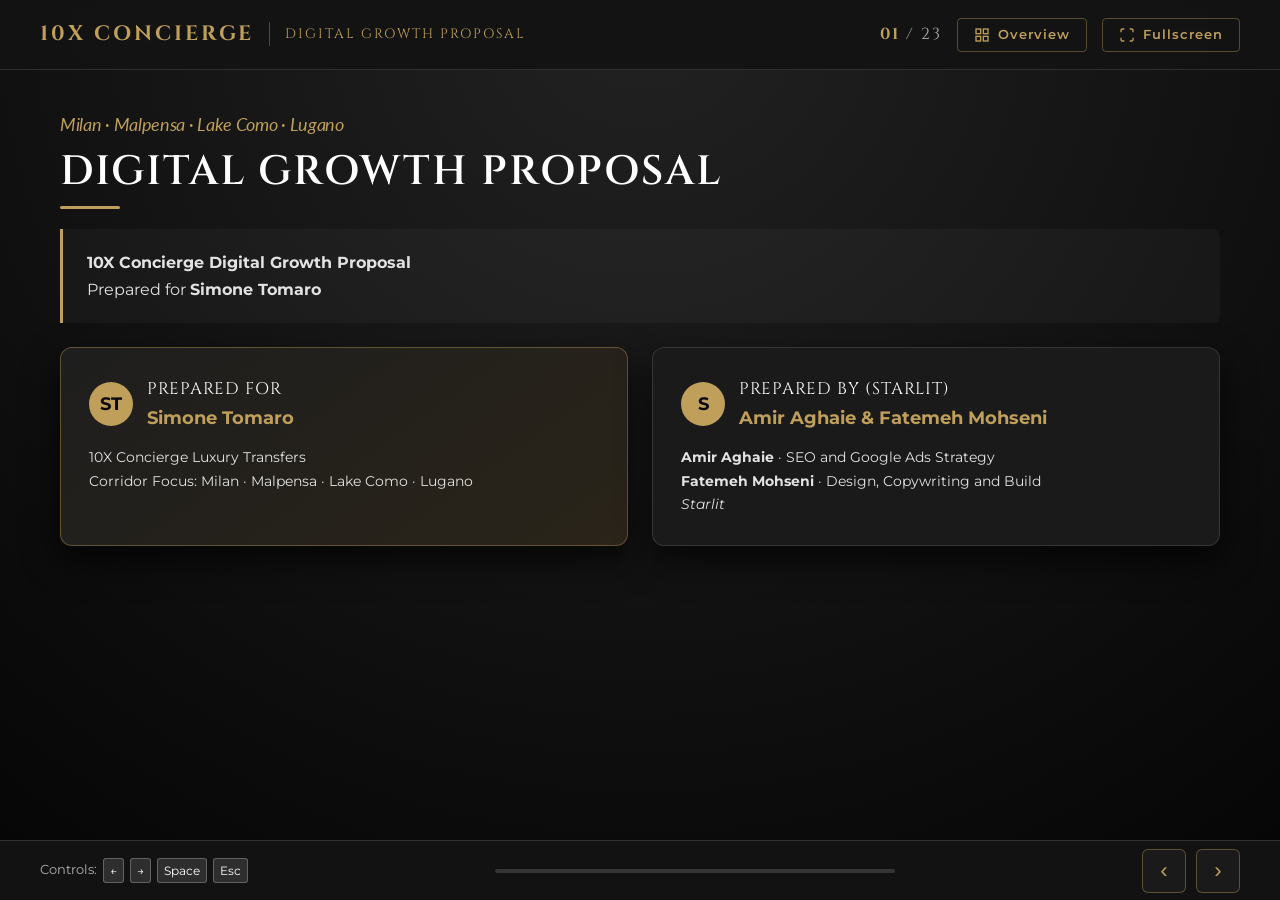
<file: index.html>
<!DOCTYPE html>
<html lang="en">
<head>
  <meta charset="UTF-8">
  <meta name="viewport" content="width=device-width, initial-scale=1.0">
  <title>Digital Growth Proposal · 10X Concierge</title>
  <meta name="description" content="Full Digital Growth Proposal Presentation for 10X Concierge prepared for Simone Tomaro by Amir Aghaie and Fatemeh Mohseni (Starlit)">
  <link rel="stylesheet" href="theme.css">
</head>
<body>
  <div id="app">
    <!-- Top Header -->
    <header class="pres-header">
      <div class="brand-wrapper">
        <a href="#slide-1" class="brand-logo-text" title="Click to reset to Cover Slide">10X CONCIERGE</a>
        <div class="brand-divider"></div>
        <div class="presentation-title-nav">Digital Growth Proposal</div>
      </div>
      <div class="header-controls">
        <div class="slide-counter">
          <span class="current" id="current-slide-num">01</span> / <span id="total-slide-num">23</span>
        </div>
        <button class="btn-icon" id="btn-overview" title="Toggle Slide Overview Grid (Press O or Esc)">
          <svg class="animated-icon float-icon" width="16" height="16" viewBox="0 0 24 24" fill="none" stroke="currentColor" stroke-width="2"><rect x="3" y="3" width="7" height="7"></rect><rect x="14" y="3" width="7" height="7"></rect><rect x="14" y="14" width="7" height="7"></rect><rect x="3" y="14" width="7" height="7"></rect></svg>
          <span>Overview</span>
        </button>
        <button class="btn-icon" id="btn-fullscreen" title="Toggle Fullscreen (Press F)">
          <svg class="animated-icon float-icon" width="16" height="16" viewBox="0 0 24 24" fill="none" stroke="currentColor" stroke-width="2"><path d="M8 3H5a2 2 0 0 0-2 2v3m18 0V5a2 2 0 0 0-2-2h-3m0 18h3a2 2 0 0 0 2-2v-3M3 16v3a2 2 0 0 0 2 2h3"></path></svg>
          <span>Fullscreen</span>
        </button>
      </div>
    </header>

    <!-- Main Viewport for Slides -->
    <main class="slides-viewport">

      <!-- SLIDE 01: Cover Slide -->
      <section class="slide active" id="slide-1">
        <span class="tag-subtitle">Milan · Malpensa · Lake Como · Lugano</span>
        <h1 class="slide-title-main">DIGITAL GROWTH PROPOSAL</h1>
        <div class="text-block">
          <strong>10X Concierge Digital Growth Proposal</strong><br>
          Prepared for <strong>Simone Tomaro</strong>
        </div>

        <div class="grid-2">
          <div class="card-luxury accent-gold">
            <div class="card-header">
              <div class="card-icon-circle animated-icon float-icon">ST</div>
              <div>
                <div class="card-title">PREPARED FOR</div>
                <div class="text-gold text-bold" style="font-size: 1.15rem;">Simone Tomaro</div>
              </div>
            </div>
            <p class="card-text">
              10X Concierge Luxury Transfers<br>
              Corridor Focus: Milan · Malpensa · Lake Como · Lugano
            </p>
          </div>

          <div class="card-luxury">
            <div class="card-header">
              <div class="card-icon-circle animated-icon float-icon">S</div>
              <div>
                <div class="card-title">PREPARED BY (STARLIT)</div>
                <div class="text-gold text-bold" style="font-size: 1.15rem;">Amir Aghaie & Fatemeh Mohseni</div>
              </div>
            </div>
            <p class="card-text">
              <strong>Amir Aghaie</strong> · SEO and Google Ads Strategy<br>
              <strong>Fatemeh Mohseni</strong> · Design, Copywriting and Build<br>
              <em>Starlit</em>
            </p>
          </div>
        </div>
      </section>

      <!-- SLIDE 02: Section 1. What this covers - Part 1 -->
      <section class="slide" id="slide-2">
        <span class="tag-subtitle">Section 1</span>
        <h2 class="slide-title-main">1. WHAT THIS COVERS · OVERVIEW</h2>
        
        <div class="full-quote-box">
          <p class="card-text" style="font-size: 1.08rem; line-height: 1.7; margin-bottom: 12px;">
            Simone, following our call, this sets out how we'd take 10X Concierge from where the site is today to a site that actually produces booking requests, how we work, and what it costs.
          </p>
          <p class="card-text" style="font-size: 1.05rem; line-height: 1.7;">
            It covers two connected pieces of work, handled by the two of us together, <strong>Amir Aghaie</strong> on SEO and Google Ads, and <strong>Fatemeh Mohseni</strong> on design, copywriting and build:
          </p>
        </div>

        <div class="grid-2">
          <div class="card-luxury">
            <div class="card-title text-gold" style="margin-bottom: 10px;">SEO, CONTENT AND GOOGLE ADS</div>
            <p class="card-text">
              So the right people find you and that traffic turns into bookings. Handled by Amir Aghaie.
            </p>
          </div>

          <div class="card-luxury">
            <div class="card-title text-gold" style="margin-bottom: 10px;">DESIGN AND BUILD</div>
            <p class="card-text">
              Starting with the homepage and then rolling out across the site, so the whole site matches the quality of the landing page already live. Handled by Fatemeh Mohseni.
            </p>
          </div>
        </div>
      </section>

      <!-- SLIDE 03: Section 1. What this covers - Part 2 -->
      <section class="slide" id="slide-3">
        <span class="tag-subtitle">Section 1 (Continued)</span>
        <h2 class="slide-title-main">1. WHAT THIS COVERS · STRATEGIC ANCHOR</h2>
        
        <div class="text-block" style="font-size: 1.1rem; margin-bottom: 24px;">
          They run as one system on a single monthly plan, because separating them is exactly what stops most sites from converting.
        </div>

        <div class="card-luxury accent-gold">
          <div class="card-title text-gold" style="font-size: 1.3rem; margin-bottom: 12px;">
            <svg class="animated-icon float-icon" width="22" height="22" viewBox="0 0 24 24" fill="none" stroke="#BF9F5A" stroke-width="2"><path d="M21 10c0 7-9 13-9 13s-9-6-9-13a9 9 0 0 1 18 0z"></path><circle cx="12" cy="10" r="3"></circle></svg>
            Strategic Anchor: Como as the Centre of Gravity
          </div>
          <p class="card-text" style="font-size: 1.1rem; line-height: 1.75;">
            One thing anchors the whole strategy: <strong>we start by making Como the centre of gravity.</strong> The first priority is owning two routes, <strong>Milan to Como</strong> and <strong>Como to Lugano</strong> across into Switzerland. We build strength there first, then extend outward to the other destinations from that base. Every page, every keyword and every campaign in the early months serves that focus.
          </p>
        </div>
      </section>

      <!-- SLIDE 04: Section 2. Where the site is now - Audit Overview -->
      <section class="slide" id="slide-4">
        <span class="tag-subtitle">Section 2</span>
        <h2 class="slide-title-main">2. WHERE THE SITE IS NOW · AUDIT OVERVIEW</h2>
        
        <div class="text-block">
          Before writing this we ran a full audit of 10xconcierge.com: search visibility, technical health, backlink profile, page structure and speed. Everything below is measured, not guessed, and every recommendation in this document comes from these findings.
        </div>

        <div class="card-luxury accent-gold" style="margin-bottom: 24px;">
          <div class="card-title text-gold" style="font-size: 1.3rem; margin-bottom: 10px;">The Headline Gap</div>
          <p class="card-text" style="font-size: 1.15rem; line-height: 1.7;">
            The headline: the site currently has <strong style="color: #FF7777;">192 pages carrying 914 technical issues</strong> between them. That's the gap in one line. A site this size should be an asset. Right now the volume of pages and problems is working against you, not for you, and the rest of this section is where those 914 issues come from.
          </p>
        </div>

        <div class="card-luxury">
          <div class="card-title text-gold" style="margin-bottom: 10px;">Your site is effectively invisible in search</div>
          <p class="card-text">
            • Your domain authority score is <strong>2 out of 100</strong>.<br>
            • The site currently ranks in the top 30 positions for <strong>zero keywords</strong>.<br>
            • The handful of terms it does appear for sit between positions 31 and 100, which is page four and beyond, where almost nobody looks.<br>
            • Worse, those terms are the wrong ones. The site's best rankings are for "aircraft concierge service" at position 98 and "private jet concierge" at position 77. <strong>100 percent of the keywords you rank for are informational, not booking intent.</strong> Nothing you rank for is a term someone types when they're ready to book a transfer.
          </p>
        </div>
      </section>

      <!-- SLIDE 05: Section 2. Where the site is now - Homepage Signals -->
      <section class="slide" id="slide-5">
        <span class="tag-subtitle">Section 2 (Continued)</span>
        <h2 class="slide-title-main">2. HOMEPAGE TECHNICAL DIAGNOSTICS</h2>
        
        <div class="card-title text-gold" style="margin-bottom: 14px; font-family: var(--font-heading);">The homepage is not telling Google what you do</div>

        <div class="grid-2">
          <div class="card-luxury">
            <div class="card-title" style="margin-bottom: 10px;">Title Tag Signal</div>
            <p class="card-text">
              Your homepage title tag reads <code>Home - 10X CONCIERGE</code>. Twenty characters, and not one of them is a service or a location. This is the single strongest signal Google reads, and right now it says nothing about private chauffeur transfers in Milan, Malpensa, Como or Lugano.
            </p>
          </div>

          <div class="card-luxury">
            <div class="card-title" style="margin-bottom: 10px;">Meta Description Signal</div>
            <p class="card-text">
              Your meta description is <strong>6,691 characters long</strong>. It should be between 120 and 160. What's there now is the entire page text dumped into the field, including customer review quotes. Google won't use it, so your search result shows a truncated fragment instead of a reason to click.
            </p>
          </div>
        </div>

        <div class="grid-2">
          <div class="card-luxury">
            <div class="card-title" style="margin-bottom: 10px;">Word Count Signal</div>
            <p class="card-text">
              Meanwhile the homepage itself has a <strong>word count of 278</strong>, which search engines classify as thin content. So the description is 24 times too long and the page itself is too short. Both are fixable in the rebuild.
            </p>
          </div>

          <div class="card-luxury">
            <div class="card-title" style="margin-bottom: 10px;">H1 Tag Signal</div>
            <p class="card-text">
              The page also carries <strong>more than one H1 tag</strong>, which splits the signal about what the page is even about.
            </p>
          </div>
        </div>
      </section>

      <!-- SLIDE 06: Section 2. Content Dilution & Duplication -->
      <section class="slide" id="slide-6">
        <span class="tag-subtitle">Section 2 (Continued)</span>
        <h2 class="slide-title-main">2. CONTENT DILUTION & DUPLICATION</h2>

        <div class="grid-2">
          <div class="card-luxury">
            <div class="card-title text-gold" style="margin-bottom: 10px;">The content is pulling in the wrong direction</div>
            <p class="card-text" style="font-size: 1.02rem; line-height: 1.7;">
              A large share of those 192 pages don't earn their place. Your blog runs to pages on Mykonos villa experiences and the best Italian cities for food. Interesting content, but it tells Google that 10X Concierge is a general travel site, not the authority on luxury transfers in your corridor.
              <br><br>
              That's exactly the topical dilution described in the next section, and it's why page count without focus hurts you.
            </p>
          </div>

          <div class="card-luxury accent-gold">
            <div class="card-title text-gold" style="margin-bottom: 10px;">Duplicate URL Indexing</div>
            <p class="card-text" style="font-size: 1.02rem; line-height: 1.7;">
              Several pages are also indexed twice, once with a trailing slash and once without, which splits the ranking strength of the same page across two URLs.
            </p>
          </div>
        </div>
      </section>

      <!-- SLIDE 07: Section 2. Site Speed Table -->
      <section class="slide" id="slide-7">
        <span class="tag-subtitle">Section 2 (Continued)</span>
        <h2 class="slide-title-main">2. SITE SPEED & PERFORMANCE METRICS</h2>
        
        <div class="card-title text-gold" style="margin-bottom: 14px; font-family: var(--font-heading);">The site is slow enough to be losing you clients</div>

        <div class="table-luxury-wrapper">
          <table class="table-luxury">
            <thead>
              <tr>
                <th>Measurement</th>
                <th>Your Site</th>
                <th>Should Be</th>
                <th>Diagnostic Status</th>
              </tr>
            </thead>
            <tbody>
              <tr>
                <td class="text-bold">Server response</td>
                <td>1.596s</td>
                <td>under 0.5s</td>
                <td><span class="badge-alert">Over 3x Slow</span></td>
              </tr>
              <tr>
                <td class="text-bold">Page content loaded</td>
                <td>5.0s</td>
                <td>under 2.5s</td>
                <td><span class="badge-alert">2x Target Delay</span></td>
              </tr>
              <tr>
                <td class="text-bold">All scripts complete</td>
                <td class="text-gold text-bold">19.0s</td>
                <td>under 5s</td>
                <td><span class="badge-alert">Critical Lag</span></td>
              </tr>
              <tr>
                <td class="text-bold">Page size</td>
                <td>5.48 MB</td>
                <td>under 2 MB</td>
                <td><span class="badge-alert">Heavy Asset Load</span></td>
              </tr>
            </tbody>
          </table>
        </div>

        <div class="text-block">
          The page loads <strong>158 separate objects</strong>, including 61 JavaScript files and 40 CSS files. JavaScript alone is 1.63 MB and images are 2.99 MB. The audit also reports JavaScript errors during load.
        </div>
      </section>

      <!-- SLIDE 08: Section 2. Analytics Conflict & Server -->
      <section class="slide" id="slide-8">
        <span class="tag-subtitle">Section 2 (Continued)</span>
        <h2 class="slide-title-main">2. ANALYTICS CONFLICT & INFRASTRUCTURE</h2>

        <div class="grid-2">
          <div class="card-luxury">
            <div class="card-title text-gold" style="margin-bottom: 10px;">Plugin Overlap & Cookie Consents</div>
            <p class="card-text">
              Part of this is duplicated plugins doing the same job: two separate cookie consent plugins (Cookie Notice and CookieYes).
            </p>
          </div>

          <div class="card-luxury">
            <div class="card-title text-gold" style="margin-bottom: 10px;">4 Analytics Layers vs Zero Tracking</div>
            <p class="card-text">
              Four overlapping analytics layers (Google Analytics, Site Kit, Tag Manager and Microsoft Clarity). Despite all four, <strong>no conversion tracking is configured</strong>, so nothing records an actual quote request or WhatsApp click. You're carrying the weight of measurement without any of the benefit.
            </p>
          </div>
        </div>

        <div class="card-luxury accent-gold" style="margin-top: 24px;">
          <div class="card-title text-gold" style="margin-bottom: 10px;">Server Security Window</div>
          <p class="card-text">
            The server is also running PHP 8.1, which is past its security support window.
          </p>
        </div>
      </section>

      <!-- SLIDE 09: Section 2. Backlinks, Local & Genuine Strength -->
      <section class="slide" id="slide-9">
        <span class="tag-subtitle">Section 2 (Continued)</span>
        <h2 class="slide-title-main">2. BACKLINKS, LOCAL & STRENGTHS</h2>

        <div class="card-luxury" style="margin-bottom: 24px;">
          <div class="card-title text-gold" style="margin-bottom: 8px;">Your backlink profile needs attention</div>
          <p class="card-text">
            You have 297 backlinks from 127 referring domains, but the quality is the problem. Only 12 are dofollow. The referring domains are concentrated in Finland, France, Singapore and Colombia, not Italy or Switzerland, and one anchor text appearing across 13 domains openly advertises a paid link network. This is the signature of low-quality or purchased links, and it can actively hold a site back rather than help it. It needs a proper audit and, where appropriate, a disavow.
          </p>
        </div>

        <div class="grid-2">
          <div class="card-luxury">
            <div class="card-title text-gold" style="margin-bottom: 8px;">Missing Local & Multilingual Foundations</div>
            <p class="card-text">
              • <strong>No LocalBusiness schema</strong> on the site, despite having a Google Business Profile in Stabio with a 5 star rating and 10 reviews. Google isn't connecting the two.<br>
              • <strong>No hreflang tags.</strong> Your clients already search in English, Italian and German. Site currently declares itself as en-US only.<br>
              • <strong>Zero AI search visibility.</strong> No mentions in ChatGPT, Gemini or Google AI Overviews.
            </p>
          </div>

          <div class="card-luxury accent-gold">
            <div class="card-title text-gold" style="margin-bottom: 8px;">The One Genuine Strength</div>
            <p class="card-text" style="font-size: 1.05rem;">
              <strong>Usability scores A+.</strong> The site works properly across devices, which means the foundation is sound and this is a fixable situation rather than a rebuild from zero.
            </p>
          </div>
        </div>
      </section>

      <!-- SLIDE 10: Section 3. The approach - Principles 1 & 2 -->
      <section class="slide" id="slide-10">
        <span class="tag-subtitle">Section 3</span>
        <h2 class="slide-title-main">3. THE APPROACH · PRINCIPLES 1 & 2</h2>
        <div class="text-block">
          Four principles drive every recommendation in this document.
        </div>

        <div class="grid-2">
          <div class="card-luxury">
            <div class="card-title text-gold" style="margin-bottom: 10px;">1. Fewer, stronger pages beat many thin ones</div>
            <p class="card-text" style="line-height: 1.7;">
              For Google Ads, sending a campaign to a tightly matched page makes sense and lowers your cost per click. But for organic search, a separate page for every single route works against you. Ten near-identical pages split your ranking strength ten ways and compete with each other. We give the priority routes, Milan to Como and Como to Lugano, their own strong dedicated pages, and group the rest until search demand justifies pulling them out.
            </p>
          </div>

          <div class="card-luxury accent-gold">
            <div class="card-title text-gold" style="margin-bottom: 10px;">2. Topical authority built around Como first</div>
            <p class="card-text" style="line-height: 1.7;">
              Google ranks a site higher when it sees that site as a real authority on a subject. Your site is the clearest possible example of the problem: the pages cover Greek villas and Italian food, while terms you rank for are about private jets. Google has no idea you're the transfer specialist for your corridor. So we concentrate everything on Como as the hub, the Milan to Como and Como to Lugano routes as the spine, and build depth there until Google treats you as the authority on that corridor. Only then do we extend to the next destinations.
            </p>
          </div>
        </div>
      </section>

      <!-- SLIDE 11: Section 3. The approach - Principles 3 & 4 -->
      <section class="slide" id="slide-11">
        <span class="tag-subtitle">Section 3 (Continued)</span>
        <h2 class="slide-title-main">3. THE APPROACH · PRINCIPLES 3 & 4</h2>

        <div class="grid-2">
          <div class="card-luxury">
            <div class="card-title text-gold" style="margin-bottom: 10px;">3. Concentrated budget and time (80/20 Rule)</div>
            <p class="card-text" style="line-height: 1.7;">
              Roughly 80 percent of your results will come from about 20 percent of the work: the right keywords, the right pages, the right fixes. Our job is to find that 20 percent and put your money there instead of spreading it thin across everything.
            </p>
          </div>

          <div class="card-luxury accent-gold">
            <div class="card-title text-gold" style="margin-bottom: 10px;">4. Scalable foundation for growth</div>
            <p class="card-text" style="line-height: 1.7;">
              You've told us the plan is to expand into new routes and into other European countries over time. That changes how we build from day one. A structure designed to hold one corridor and a structure designed to add Switzerland, France and new destinations later are not the same structure. We build the second one now: a clean site architecture, proper multilingual setup, and topical authority you can extend country by country, so each new market plugs into strength you already have instead of starting from zero every time. Getting this right now is what makes expansion cheap later.
            </p>
          </div>
        </div>
      </section>

      <!-- SLIDE 12: Section 4. How every page gets built - Overview -->
      <section class="slide" id="slide-12">
        <span class="tag-subtitle">Section 4</span>
        <h2 class="slide-title-main">4. HOW EVERY PAGE GETS BUILT · OVERVIEW</h2>
        
        <div class="full-quote-box">
          <p class="card-text" style="font-size: 1.1rem; line-height: 1.75;">
            This is the part most agencies get backwards. They design a page first, then hand it to a writer to fill, then ask an SEO to optimise what's already fixed in place. By then it's too late, and the page ranks for nothing.
            <br><br>
            We work in the opposite order, and every single page follows the same five steps.
          </p>
        </div>

        <div class="text-block" style="font-size: 1.1rem;">
          Research first, then words, then design, then build, then measure. That sequence is the reason these pages will convert rather than just look good.
        </div>
      </section>

      <!-- SLIDE 13: Section 4. The 5-Step Process with Sequential Animation -->
      <section class="slide" id="slide-13">
        <span class="tag-subtitle">Section 4 (Continued)</span>
        <h2 class="slide-title-main">4. THE 5-STEP PAGE BUILDING PROCESS</h2>

        <div class="process-timeline">
          <div class="process-step">
            <div class="step-num animated-icon float-icon">1</div>
            <div class="step-title">KEYWORD RESEARCH</div>
            <div class="step-desc">We find what your clients are actually typing when ready to book, in the languages they search in, and what competitors rank for. Nothing gets written or designed until we know the exact terms.</div>
          </div>
          <div class="process-step">
            <div class="step-num animated-icon float-icon">2</div>
            <div class="step-title">COPYWRITING</div>
            <div class="step-desc">The copy is written around selected keywords from the first line, not adjusted later. Message, headings and terms match.</div>
          </div>
          <div class="process-step">
            <div class="step-num animated-icon float-icon">3</div>
            <div class="step-title">DESIGN</div>
            <div class="step-desc">Layout designed around copy. Colors: black, gold accent #C2A24C, restraint over decoration.</div>
          </div>
          <div class="process-step">
            <div class="step-num animated-icon float-icon">4</div>
            <div class="step-title">BUILD</div>
            <div class="step-desc">WordPress & Elementor Pro, fully responsive, technically clean, fast with SEO structure in place.</div>
          </div>
          <div class="process-step">
            <div class="step-num animated-icon float-icon">5</div>
            <div class="step-title">PUBLISH & MEASURE</div>
            <div class="step-desc">Page goes live after your approval. Then we watch performance and improve where numbers say to.</div>
          </div>
        </div>
      </section>

      <!-- SLIDE 14: Section 5. Scope of work - Month 1 Research & Homepage (2-Column Icon Grid) -->
      <section class="slide" id="slide-14">
        <span class="tag-subtitle">Section 5</span>
        <h2 class="slide-title-main">5. SCOPE OF WORK · MONTH 1 (PART 1)</h2>
        <div class="text-block">
          The plan is set for the first two months. This is where the whole site gets rebuilt properly and the campaigns go live.
        </div>

        <div class="grid-2">
          <div class="card-luxury">
            <div class="card-title text-gold" style="margin-bottom: 10px;">Research and Audit</div>
            <div class="bullet-grid" style="grid-template-columns: 1fr; margin-top: 5px;">
              <div class="bullet-item-card">
                <div class="bullet-icon-box">🔍</div>
                <div>
                  <div class="bullet-content-title">Full Site Audit</div>
                  <div class="bullet-content-desc">Full technical and content audit of 10xconcierge.com</div>
                </div>
              </div>
              <div class="bullet-item-card">
                <div class="bullet-icon-box">📊</div>
                <div>
                  <div class="bullet-content-title">Competitor Analysis</div>
                  <div class="bullet-content-desc">Competitor analysis of the luxury transfer market in your corridor</div>
                </div>
              </div>
              <div class="bullet-item-card">
                <div class="bullet-icon-box">🎯</div>
                <div>
                  <div class="bullet-content-title">Keyword Selection</div>
                  <div class="bullet-content-desc">Keyword research and search demand analysis & final keyword selection</div>
                </div>
              </div>
              <div class="bullet-item-card">
                <div class="bullet-icon-box">📍</div>
                <div>
                  <div class="bullet-content-title">Como Corridor Map</div>
                  <div class="bullet-content-desc">Decision anchored on Como: dedicated pages for Milan to Como & Como to Lugano first</div>
                </div>
              </div>
            </div>
          </div>

          <div class="card-luxury accent-gold">
            <div class="card-title text-gold" style="margin-bottom: 10px;">Homepage Rebuild</div>
            <div class="bullet-grid" style="grid-template-columns: 1fr; margin-top: 5px;">
              <div class="bullet-item-card">
                <div class="bullet-icon-box">✍️</div>
                <div>
                  <div class="bullet-content-title">Targeted Copywriting</div>
                  <div class="bullet-content-desc">Copy written around the selected keywords</div>
                </div>
              </div>
              <div class="bullet-item-card">
                <div class="bullet-icon-box">🎨</div>
                <div>
                  <div class="bullet-content-title">Luxury Design Language</div>
                  <div class="bullet-content-desc">New homepage designed to match the visual language of the landing page</div>
                </div>
              </div>
              <div class="bullet-item-card">
                <div class="bullet-icon-box">🚘</div>
                <div>
                  <div class="bullet-content-title">Chauffeur Positioning</div>
                  <div class="bullet-content-desc">Private chauffeur service positioned as core offer, followed by concierge services</div>
                </div>
              </div>
              <div class="bullet-item-card">
                <div class="bullet-icon-box">🖥️</div>
                <div>
                  <div class="bullet-content-title">WordPress Architecture</div>
                  <div class="bullet-content-desc">Updated header & footer built in WordPress with Elementor Pro</div>
                </div>
              </div>
            </div>
          </div>
        </div>
      </section>

      <!-- SLIDE 15: Section 5. Technical Foundation Deliverables (2-Column Icon Grid) -->
      <section class="slide" id="slide-15">
        <span class="tag-subtitle">Section 5 (Continued)</span>
        <h2 class="slide-title-main">TECHNICAL FOUNDATION DELIVERABLES</h2>

        <div class="bullet-grid">
          <div class="bullet-item-card">
            <div class="bullet-icon-box">🏷️</div>
            <div>
              <div class="bullet-content-title">Titles & Meta Descriptions</div>
              <div class="bullet-content-desc">Rewritten properly across the site for target keywords.</div>
            </div>
          </div>

          <div class="bullet-item-card">
            <div class="bullet-icon-box">🏷️</div>
            <div>
              <div class="bullet-content-title">Heading Hierarchy (H1)</div>
              <div class="bullet-content-desc">Single H1 per page, correct structural heading flow.</div>
            </div>
          </div>

          <div class="bullet-item-card">
            <div class="bullet-icon-box">🛠️</div>
            <div>
              <div class="bullet-content-title">Audit Issue Fixes</div>
              <div class="bullet-content-desc">Working through priority fixes from the 914 issues found.</div>
            </div>
          </div>

          <div class="bullet-item-card">
            <div class="bullet-icon-box">🧹</div>
            <div>
              <div class="bullet-content-title">Content Cleanup</div>
              <div class="bullet-content-desc">Removing or merging off-topic and duplicate pages.</div>
            </div>
          </div>

          <div class="bullet-item-card">
            <div class="bullet-icon-box">🔗</div>
            <div>
              <div class="bullet-content-title">URL & Slash Cleanup</div>
              <div class="bullet-content-desc">Resolving trailing-slash duplicate URL indexing.</div>
            </div>
          </div>

          <div class="bullet-item-card">
            <div class="bullet-icon-box">📈</div>
            <div>
              <div class="bullet-content-title">Single Analytics Setup</div>
              <div class="bullet-content-desc">Replacing 4 overlapping tools with one clean analytics layer.</div>
            </div>
          </div>

          <div class="bullet-item-card">
            <div class="bullet-icon-box">🍪</div>
            <div>
              <div class="bullet-content-title">Plugin Audit</div>
              <div class="bullet-content-desc">Consolidating plugin overhead and duplicate cookie notices.</div>
            </div>
          </div>

          <div class="bullet-item-card">
            <div class="bullet-icon-box">⚡</div>
            <div>
              <div class="bullet-content-title">Active Conversion Tracking</div>
              <div class="bullet-content-desc">Configured for quote requests, WhatsApp clicks, booking forms.</div>
            </div>
          </div>

          <div class="bullet-item-card">
            <div class="bullet-icon-box">🚀</div>
            <div>
              <div class="bullet-content-title">Site Speed & PHP Update</div>
              <div class="bullet-content-desc">Script consolidation, image compression, PHP security update.</div>
            </div>
          </div>

          <div class="bullet-item-card">
            <div class="bullet-icon-box">📍</div>
            <div>
              <div class="bullet-content-title">LocalBusiness Schema & Hreflang</div>
              <div class="bullet-content-desc">Connected to Google Profile with EN, IT, DE hreflang tags.</div>
            </div>
          </div>
        </div>
      </section>

      <!-- SLIDE 16: Section 5. Scope of work - Month 2 (2-Column Icon Grid) -->
      <section class="slide" id="slide-16">
        <span class="tag-subtitle">Section 5 (Continued)</span>
        <h2 class="slide-title-main">5. SCOPE OF WORK · MONTH 2</h2>

        <div class="card-title text-gold" style="margin-bottom: 10px; font-family: var(--font-heading);">Month 2 · Main pages, blog and Google Ads launch</div>

        <div class="bullet-grid" style="margin-bottom: 24px;">
          <div class="bullet-item-card">
            <div class="bullet-icon-box">🖥️</div>
            <div>
              <div class="bullet-content-title">All Main Navigation Pages</div>
              <div class="bullet-content-desc">Designed and built to homepage standard: services, fleet, routes, about, contact.</div>
            </div>
          </div>
          <div class="bullet-item-card">
            <div class="bullet-icon-box">📰</div>
            <div>
              <div class="bullet-content-title">Blog & Article Architecture</div>
              <div class="bullet-content-desc">Structured to build topical authority around Como and priority routes.</div>
            </div>
          </div>
          <div class="bullet-item-card">
            <div class="bullet-icon-box">🎯</div>
            <div>
              <div class="bullet-content-title">3 Conversion Landing Pages</div>
              <div class="bullet-content-desc">High-converting landing pages matched to Google Ads (Milan to Como & Como to Lugano first).</div>
            </div>
          </div>
          <div class="bullet-item-card">
            <div class="bullet-icon-box">💰</div>
            <div>
              <div class="bullet-content-title">Google Ads Launch & Negative Keywords</div>
              <div class="bullet-content-desc">Written for high net worth clients with verified tracking and zero wasted click budget.</div>
            </div>
          </div>
        </div>

        <div class="text-block">
          <strong>Deliverable at the end of month two:</strong> the full core site rebuilt and live, blog and article structure in place, three landing pages, and Google Ads campaigns running with tracking confirmed. Every page is approved by you before it goes live.
        </div>
      </section>

      <!-- SLIDE 17: Section 6. Why this combination works -->
      <section class="slide" id="slide-17">
        <span class="tag-subtitle">Section 6</span>
        <h2 class="slide-title-main">6. WHY THIS COMBINATION WORKS</h2>

        <div class="full-quote-box">
          <p class="card-text" style="font-size: 1.1rem; line-height: 1.75; margin-bottom: 15px;">
            Most agencies send traffic to a page they didn't design and can't change. If it doesn't convert, they tell you to send more traffic.
          </p>
          <p class="card-text" style="font-size: 1.1rem; line-height: 1.75;">
            Here the research, the words, the design and the build are all handled by the same two people. When we see a page bringing visitors but not booking requests, we change the page itself: the layout, the message, the call to action. That loop is what turns spend into bookings, and it's the reason none of this should be split between separate suppliers.
          </p>
        </div>
      </section>

      <!-- SLIDE 18: Section 7. What we need from you (2-Column Icon Grid) -->
      <section class="slide" id="slide-18">
        <span class="tag-subtitle">Section 7</span>
        <h2 class="slide-title-main">7. WHAT WE NEED FROM YOU</h2>

        <div class="text-block" style="font-size: 1.05rem;">
          Very little, and that's deliberate. Keyword research, copywriting, design and build are all handled on our side, so there's no writing work on you. Just a few things only you can give us:
        </div>

        <div class="bullet-grid">
          <div class="bullet-item-card">
            <div class="bullet-icon-box">🔑</div>
            <div>
              <div class="bullet-content-title">Account Access</div>
              <div class="bullet-content-desc">Access to existing Google Ads, Analytics or Search Console accounts.</div>
            </div>
          </div>
          <div class="bullet-item-card">
            <div class="bullet-icon-box">📞</div>
            <div>
              <div class="bullet-content-title">Short Alignment Note</div>
              <div class="bullet-content-desc">A short call or note on pricing, coverage and key features to emphasise.</div>
            </div>
          </div>
          <div class="bullet-item-card">
            <div class="bullet-icon-box">📷</div>
            <div>
              <div class="bullet-content-title">Media Assets</div>
              <div class="bullet-content-desc">Any photographs or fleet imagery you'd like used.</div>
            </div>
          </div>
          <div class="bullet-item-card">
            <div class="bullet-icon-box">✅</div>
            <div>
              <div class="bullet-content-title">Route & Page Approvals</div>
              <div class="bullet-content-desc">Your confirmation on final route list & page approvals before live launch.</div>
            </div>
          </div>
        </div>
      </section>

      <!-- SLIDE 19: Section 8. Timeline Roadmap -->
      <section class="slide" id="slide-19">
        <span class="tag-subtitle">Section 8</span>
        <h2 class="slide-title-main">8. TIMELINE & EXPECTATIONS</h2>

        <div class="table-luxury-wrapper">
          <table class="table-luxury">
            <thead>
              <tr>
                <th>When</th>
                <th>What Deliverables</th>
              </tr>
            </thead>
            <tbody>
              <tr>
                <td class="text-gold text-bold">Weeks 1 to 2</td>
                <td>Audit, competitor analysis, keyword research, approved site structure</td>
              </tr>
              <tr>
                <td class="text-gold text-bold">Weeks 2 to 4</td>
                <td>Technical foundation in place, then homepage copy, design, build, live</td>
              </tr>
              <tr>
                <td class="text-gold text-bold">Month 2</td>
                <td>All main navigation pages, blog and article pages, 3 landing pages</td>
              </tr>
              <tr>
                <td class="text-gold text-bold">End of month 2</td>
                <td>Google Ads campaigns live with tracking confirmed</td>
              </tr>
            </tbody>
          </table>
        </div>

        <div class="full-quote-box">
          <div class="card-title text-gold" style="margin-bottom: 8px;">One Honest Note on Expectations</div>
          <p class="card-text" style="font-size: 1.05rem; line-height: 1.7;">
            Google Ads brings traffic within days of going live. SEO does not. Technical improvements show up quickly, but rankings and organic bookings build over three to six months. Anyone promising faster than that on organic search isn't being straight with you.
          </p>
        </div>
      </section>

      <!-- SLIDE 20: Section 9. Investment Breakdown -->
      <section class="slide" id="slide-20">
        <span class="tag-subtitle">Section 9</span>
        <h2 class="slide-title-main">9. INVESTMENT BREAKDOWN</h2>

        <div class="card-luxury accent-gold" style="text-align: center; padding: 22px; margin-bottom: 24px;">
          <div class="card-title" style="letter-spacing: 2px;">MONTHLY INVESTMENT</div>
          <div style="font-family: var(--font-heading); font-size: 3.2rem; font-weight: 700; color: var(--color-gold); margin: 6px 0;">1,200 USD <span style="font-size: 1.1rem; color: var(--color-text-muted);">per month</span></div>
          <p class="card-text">
            One figure, everything included across the two fixed months.
          </p>
        </div>

        <div class="grid-2">
          <div class="card-luxury">
            <div class="card-title text-gold" style="margin-bottom: 8px;">Month 1 Deliverables</div>
            <ul style="list-style: none; padding-left: 0; font-size: 0.85rem;" class="card-text">
              <li style="margin-bottom: 3px;">• Full audit, competitor analysis and keyword research</li>
              <li style="margin-bottom: 3px;">• Complete keyword strategy and approved site structure, anchored on Como</li>
              <li style="margin-bottom: 3px;">• New homepage: copy, design, build, live</li>
              <li style="margin-bottom: 3px;">• Title tags and meta descriptions rewritten across the site</li>
              <li style="margin-bottom: 3px;">• Speed work: script and image optimisation, JavaScript errors fixed, PHP update</li>
              <li style="margin-bottom: 3px;">• Duplicate pages and duplicate URLs cleaned up</li>
              <li style="margin-bottom: 3px;">• Analytics cleaned down to one setup, with conversion tracking working</li>
              <li style="margin-bottom: 3px;">• LocalBusiness schema connected to Google Profile</li>
              <li style="margin-bottom: 3px;">• Hreflang set up for English, Italian and German</li>
              <li style="margin-bottom: 3px;">• Backlink audit and disavow of toxic links</li>
              <li>• Priority fixes worked through from 914 issues</li>
            </ul>
          </div>

          <div class="card-luxury">
            <div class="card-title text-gold" style="margin-bottom: 8px;">Month 2 Deliverables</div>
            <ul style="list-style: none; padding-left: 0; font-size: 0.88rem;" class="card-text">
              <li style="margin-bottom: 6px;">• All main navigation pages designed and built: services, fleet, routes, about, contact</li>
              <li style="margin-bottom: 6px;">• Blog and article pages structured for topical authority around Como</li>
              <li style="margin-bottom: 6px;">• 3 landing pages built for conversion</li>
              <li style="margin-bottom: 6px;">• Google Ads campaigns live, built around Milan to Como and Como to Lugano first</li>
              <li style="margin-bottom: 6px;">• Tracking confirmed and campaigns managed</li>
            </ul>
            <div class="text-block" style="margin-top: 10px; font-size: 0.82rem;">
              <strong>Your advertising budget is separate and stays yours.</strong> Paid directly to Google. We'll recommend starting figure based on CPC.
            </div>
          </div>
        </div>
      </section>

      <!-- SLIDE 21: Section 10 & 11. Phase 2 Growth Scaling & Exclusions -->
      <section class="slide" id="slide-21">
        <span class="tag-subtitle">Section 10 & 11</span>
        <h2 class="slide-title-main">10 & 11. PHASE 2 SCALING & EXCLUSIONS</h2>

        <div class="card-luxury accent-gold" style="margin-bottom: 24px;">
          <div class="card-title text-gold" style="margin-bottom: 8px;">10. Phase 2: Growth and scaling (month 3 onwards)</div>
          <p class="card-text" style="margin-bottom: 10px; font-size: 0.92rem;">
            Once the foundation is clean and Como is established as your authority, the work shifts from fixing to scaling. This is the direction, not a commitment, and we don't ask for a single euro toward it until Phase 1 has proven its value.
          </p>
          <div class="grid-3">
            <div>
              <strong style="color: var(--color-gold);">Content scaling:</strong>
              <p class="card-text" style="font-size: 0.85rem;">Targeted article strategy capturing pre-booking search queries into booking funnel.</p>
            </div>
            <div>
              <strong style="color: var(--color-gold);">Geographic expansion:</strong>
              <p class="card-text" style="font-size: 0.85rem;">Replicating system on new routes in Switzerland, France or key European hubs.</p>
            </div>
            <div>
              <strong style="color: var(--color-gold);">Scaling the ads:</strong>
              <p class="card-text" style="font-size: 0.85rem;">Moving budget aggressively into lowest cost per booking routes after 60 days.</p>
            </div>
          </div>
        </div>

        <div class="card-luxury">
          <div class="card-title text-gold" style="margin-bottom: 8px;">11. What's not included</div>
          <div class="bullet-grid">
            <div class="bullet-item-card">
              <div class="bullet-icon-box">💳</div>
              <div>
                <div class="bullet-content-title">Ad Budget</div>
                <div class="bullet-content-desc">Google Ads budget, paid directly to Google</div>
              </div>
            </div>
            <div class="bullet-item-card">
              <div class="bullet-icon-box">🌐</div>
              <div>
                <div class="bullet-content-title">Hosting</div>
                <div class="bullet-content-desc">Hosting and domain renewals</div>
              </div>
            </div>
            <div class="bullet-item-card">
              <div class="bullet-icon-box">🧩</div>
              <div>
                <div class="bullet-content-title">Plugin Licences</div>
                <div class="bullet-content-desc">Elementor Pro licence and plugin subscriptions</div>
              </div>
            </div>
            <div class="bullet-item-card">
              <div class="bullet-icon-box">📸</div>
              <div>
                <div class="bullet-content-title">Media Production</div>
                <div class="bullet-content-desc">Professional photography or video production</div>
              </div>
            </div>
          </div>
        </div>
      </section>

      <!-- SLIDE 22: DEDICATED SECTION 12 · WHAT WE MEASURE -->
      <section class="slide" id="slide-22">
        <span class="tag-subtitle">Section 12</span>
        <h2 class="slide-title-main">12. WHAT WE MEASURE</h2>

        <div class="full-quote-box" style="margin-bottom: 24px;">
          <p class="card-text" style="font-size: 1.15rem; line-height: 1.7; color: var(--color-gold);">
            <strong>Not visits. Not vanity traffic. These four core business metrics:</strong>
          </p>
          <p class="card-text" style="font-size: 1.02rem; margin-top: 6px;">
            We track real customer acquisition metrics that directly impact your luxury transfer booking revenue.
          </p>
        </div>

        <div class="grid-2">
          <div class="card-luxury accent-gold">
            <div class="card-header">
              <div class="card-icon-circle animated-icon float-icon">📝</div>
              <div>
                <div class="card-title text-gold">1. Booking & Quote Requests</div>
              </div>
            </div>
            <p class="card-text" style="font-size: 1.02rem; line-height: 1.7;">
              Tracking every submitted online transfer quote form and direct booking request across all corridor routes.
            </p>
          </div>

          <div class="card-luxury accent-gold">
            <div class="card-header">
              <div class="card-icon-circle animated-icon float-icon">💬</div>
              <div>
                <div class="card-title text-gold">2. WhatsApp Direct Enquiries</div>
              </div>
            </div>
            <p class="card-text" style="font-size: 1.02rem; line-height: 1.7;">
              Measuring instant high-intent chat clicks from clients seeking immediate chauffeur availability.
            </p>
          </div>

          <div class="card-luxury">
            <div class="card-header">
              <div class="card-icon-circle animated-icon float-icon">🎯</div>
              <div>
                <div class="card-title text-gold">3. Conversion Rate per Page</div>
              </div>
            </div>
            <p class="card-text" style="font-size: 1.02rem; line-height: 1.7;">
              Optimising visitor-to-lead percentages for Milan to Como, Como to Lugano, and landing page funnels.
            </p>
          </div>

          <div class="card-luxury">
            <div class="card-header">
              <div class="card-icon-circle animated-icon float-icon">💰</div>
              <div>
                <div class="card-title text-gold">4. Cost per Booking from Ads</div>
              </div>
            </div>
            <p class="card-text" style="font-size: 1.02rem; line-height: 1.7;">
              Calculating exact advertising cost per acquisition (CPA) to ensure every euro spent generates positive ROI.
            </p>
          </div>
        </div>
      </section>

      <!-- SLIDE 23: DEDICATED SECTION 13 · NEXT STEP & SIGN-OFF -->
      <section class="slide" id="slide-23">
        <span class="tag-subtitle">Section 13</span>
        <h2 class="slide-title-main">13. NEXT STEP & SIGN-OFF</h2>

        <div class="card-luxury accent-gold" style="padding: 30px; margin-bottom: 24px;">
          <div class="card-title text-gold" style="font-size: 1.35rem; margin-bottom: 12px;">Immediate Launch Action Plan</div>
          <p class="card-text" style="font-size: 1.1rem; line-height: 1.8;">
            Confirm the plan and we start immediately with the research and audit. You'll have the keyword strategy and confirmed page structure within the first two weeks, your new homepage live inside the first month, and by end of month two the core site rebuilt and Google Ads bringing in enquiries.
          </p>
        </div>

        <div class="card-luxury accent-gold pulse-glow" style="display: flex; justify-content: space-between; align-items: center; padding: 28px 34px;">
          <div>
            <div class="card-title text-gold" style="font-size: 1.35rem; margin-bottom: 6px;">Thank you Simone, and we look forward to getting started.</div>
            <p class="card-text" style="font-size: 1rem;">10X Concierge Digital Growth Strategy</p>
          </div>
          <div style="text-align: right; flex-shrink: 0;">
            <div class="text-gold text-bold" style="font-size: 1.3rem; font-family: var(--font-heading); letter-spacing: 2px;">STARLIT</div>
            <div style="font-size: 0.95rem; color: var(--color-text-bright); margin-top: 4px; line-height: 1.5;">
              <strong>Amir Aghaie</strong> · SEO and Google Ads<br>
              <strong>Fatemeh Mohseni</strong> · Design, Copywriting and Build
            </div>
          </div>
        </div>
      </section>

    </main>

    <!-- Bottom Navigation Footer -->
    <footer class="pres-footer">
      <div class="keyboard-hint">
        <span>Controls:</span>
        <span class="kbd-key">←</span>
        <span class="kbd-key">→</span>
        <span class="kbd-key">Space</span>
        <span class="kbd-key">Esc</span>
      </div>

      <div class="progress-container">
        <div class="progress-bar-fill" id="progress-bar-fill"></div>
      </div>

      <div class="nav-buttons">
        <button class="btn-nav" id="btn-prev" title="Previous Slide (Left Arrow)">‹</button>
        <button class="btn-nav" id="btn-next" title="Next Slide (Right Arrow)">›</button>
      </div>
    </footer>

    <!-- Overview Thumbnail Grid Modal -->
    <div class="overview-modal" id="overview-modal">
      <div class="modal-header">
        <div class="modal-title">10X CONCIERGE · FULL PROPOSAL SLIDE INDEX</div>
        <button class="btn-icon" id="btn-close-overview">Close ✕</button>
      </div>
      <div class="overview-grid" id="overview-grid">
        <!-- Thumbnails generated dynamically by presentation-engine.js -->
      </div>
    </div>
  </div>

  <script src="presentation-engine.js"></script>
</body>
</html>
</file>
<file: theme.css>
/* ==========================================================================
   10X Concierge Presentation Engine - Complete UX & Icon Bullet Grid System
   Matching Client Aesthetic: 10xconcierge.com/landing/
   Fonts: Cinzel (Headings), Lato (Subheadings/Italics), Montserrat (Body/UI)
   Colors: Obsidian #0D0D0D, Card #1A1A1A, Surface #141414, Gold Accent #BF9F5A
   ========================================================================== */

@import url('https://fonts.googleapis.com/css2?family=Cinzel:wght@400;500;600;700&family=Lato:ital,wght@0,300;0,400;0,700;1,300;1,400&family=Montserrat:wght@300;400;500;600;700&display=swap');

:root {
  --bg-dark: #0D0D0D;
  --bg-card: #1A1A1A;
  --bg-surface: #141414;
  --bg-elevated: #242424;
  --color-gold: #BF9F5A;
  --color-gold-light: #D4B66E;
  --color-gold-dark: #9E7F3D;
  --color-text-bright: #FFFFFF;
  --color-text-body: #E2E2E2;
  --color-text-muted: #B0B0B0;
  --color-text-dim: #888888;
  --border-gold: rgba(191, 159, 90, 0.4);
  --border-subtle: rgba(255, 255, 255, 0.12);
  --font-heading: 'Cinzel', serif;
  --font-subheading: 'Lato', sans-serif;
  --font-body: 'Montserrat', sans-serif;
  --transition-smooth: all 0.35s cubic-bezier(0.16, 1, 0.3, 1);
  --shadow-gold: 0 12px 35px rgba(191, 159, 90, 0.3);
  --shadow-card: 0 15px 35px rgba(0, 0, 0, 0.7);
}

/* Reset & Base System */
* {
  box-sizing: border-box;
  margin: 0;
  padding: 0;
  -webkit-font-smoothing: antialiased;
  -moz-osx-font-smoothing: grayscale;
}

html, body {
  width: 100%;
  height: 100%;
  overflow: hidden;
  background-color: var(--bg-dark);
  color: var(--color-text-body);
  font-family: var(--font-body);
  font-size: 16px;
  line-height: 1.6;
}

/* CREATIVE ANIMATED STARLIT LOGO CURSOR */
#custom-cursor-follower {
  position: fixed;
  top: -17px;
  left: -17px;
  width: 34px;
  height: 34px;
  pointer-events: none;
  z-index: 99999;
  display: flex;
  align-items: center;
  justify-content: center;
  transition: transform 0.15s ease-out;
}

.cursor-starlit-wrapper {
  width: 34px;
  height: 34px;
  display: flex;
  align-items: center;
  justify-content: center;
  filter: drop-shadow(0 0 10px rgba(191, 159, 90, 0.7));
  transition: transform 0.3s cubic-bezier(0.16, 1, 0.3, 1), filter 0.3s ease;
}

#custom-cursor-follower.hovering .cursor-starlit-wrapper {
  transform: scale(1.4) rotate(45deg);
  filter: drop-shadow(0 0 24px rgba(191, 159, 90, 1));
}

/* Presentation Canvas Container */
#app {
  width: 100vw;
  height: 100vh;
  display: flex;
  flex-direction: column;
  position: relative;
  background: radial-gradient(circle at 50% 0%, #222222 0%, #0D0D0D 70%, #050505 100%);
}

/* Header Navigation Bar */
.pres-header {
  height: 70px;
  padding: 0 40px;
  display: flex;
  align-items: center;
  justify-content: space-between;
  border-bottom: 1px solid var(--border-subtle);
  background: rgba(20, 20, 20, 0.95);
  backdrop-filter: blur(15px);
  z-index: 100;
  flex-shrink: 0;
}

.brand-wrapper {
  display: flex;
  align-items: center;
  gap: 15px;
}

.brand-logo-text {
  font-family: var(--font-heading);
  font-size: 1.3rem;
  font-weight: 700;
  color: var(--color-gold);
  letter-spacing: 3px;
  text-decoration: none;
  white-space: nowrap;
  cursor: pointer;
  transition: var(--transition-smooth);
}

.brand-logo-text:hover {
  color: var(--color-gold-light);
  text-shadow: 0 0 12px rgba(191, 159, 90, 0.6);
  transform: scale(1.02);
}

.brand-divider {
  width: 1px;
  height: 24px;
  background: var(--border-gold);
}

.presentation-title-nav {
  font-family: var(--font-heading);
  font-size: 0.85rem;
  letter-spacing: 2px;
  color: var(--color-gold);
  text-transform: uppercase;
  white-space: nowrap;
}

.header-controls {
  display: flex;
  align-items: center;
  gap: 15px;
}

.btn-icon {
  background: transparent;
  border: 1px solid var(--border-gold);
  color: var(--color-gold);
  padding: 8px 16px;
  border-radius: 4px;
  cursor: pointer;
  font-family: var(--font-body);
  font-size: 0.8rem;
  font-weight: 600;
  letter-spacing: 1px;
  display: inline-flex;
  align-items: center;
  gap: 8px;
  transition: var(--transition-smooth);
  white-space: nowrap;
}

.btn-icon:hover {
  background: var(--color-gold);
  color: #0A0A0A;
  box-shadow: var(--shadow-gold);
  transform: translateY(-2px);
}

.slide-counter {
  font-family: var(--font-heading);
  font-size: 1rem;
  color: var(--color-text-muted);
  letter-spacing: 2px;
  white-space: nowrap;
}

.slide-counter span.current {
  color: var(--color-gold);
  font-weight: 700;
}

/* Slide Viewport */
.slides-viewport {
  flex: 1;
  position: relative;
  width: 100%;
  overflow: hidden;
}

.slide {
  position: absolute;
  top: 0;
  left: 0;
  width: 100%;
  height: 100%;
  padding: 40px 60px;
  opacity: 0;
  visibility: hidden;
  transform: translateY(30px) scale(0.96);
  transition: opacity 0.4s cubic-bezier(0.16, 1, 0.3, 1), transform 0.4s cubic-bezier(0.16, 1, 0.3, 1), visibility 0.4s ease;
  display: flex;
  flex-direction: column;
  justify-content: flex-start;
  align-items: stretch;
  overflow-y: auto;
  -webkit-overflow-scrolling: touch;
}

/* Active Slide Entrance */
.slide.active {
  opacity: 1;
  visibility: visible;
  transform: translateY(0) scale(1);
  z-index: 10;
}

/* Exiting Slide Animations */
.slide.exiting {
  opacity: 0;
  transform: translateY(-30px) scale(0.96);
  transition: opacity 0.35s ease, transform 0.35s ease;
}

/* Dynamic Animated Floating Scroll Down Indicator */
.scroll-down-hint {
  position: sticky;
  bottom: 15px;
  align-self: center;
  background: rgba(20, 20, 20, 0.92);
  border: 1px solid var(--border-gold);
  color: var(--color-gold);
  padding: 8px 18px;
  border-radius: 20px;
  font-family: var(--font-body);
  font-size: 0.82rem;
  font-weight: 600;
  letter-spacing: 1px;
  display: flex;
  align-items: center;
  gap: 8px;
  box-shadow: 0 8px 25px rgba(0, 0, 0, 0.8), 0 0 15px rgba(191, 159, 90, 0.3);
  backdrop-filter: blur(10px);
  z-index: 50;
  cursor: pointer;
  opacity: 0;
  visibility: hidden;
  transition: opacity 0.4s ease, visibility 0.4s ease, transform 0.3s ease;
  pointer-events: auto;
  margin-top: auto;
  flex-shrink: 0;
}

.scroll-down-hint.visible {
  opacity: 1;
  visibility: visible;
  animation: bounceHint 2s infinite ease-in-out;
}

.scroll-down-hint:hover {
  background: var(--color-gold);
  color: #0A0A0A;
  box-shadow: var(--shadow-gold);
}

@keyframes bounceHint {
  0%, 20%, 50%, 80%, 100% {
    transform: translateY(0);
  }
  40% {
    transform: translateY(-6px);
  }
  60% {
    transform: translateY(-3px);
  }
}

/* Sequential Step Animation for 5-Step Process */
.slide.active .process-step:nth-child(1) {
  animation: stepSequence 0.6s cubic-bezier(0.16, 1, 0.3, 1) both;
  animation-delay: 0.2s;
}
.slide.active .process-step:nth-child(2) {
  animation: stepSequence 0.6s cubic-bezier(0.16, 1, 0.3, 1) both;
  animation-delay: 0.6s;
}
.slide.active .process-step:nth-child(3) {
  animation: stepSequence 0.6s cubic-bezier(0.16, 1, 0.3, 1) both;
  animation-delay: 1.0s;
}
.slide.active .process-step:nth-child(4) {
  animation: stepSequence 0.6s cubic-bezier(0.16, 1, 0.3, 1) both;
  animation-delay: 1.4s;
}
.slide.active .process-step:nth-child(5) {
  animation: stepSequence 0.6s cubic-bezier(0.16, 1, 0.3, 1) both;
  animation-delay: 1.8s;
}

@keyframes stepSequence {
  0% {
    opacity: 0;
    transform: translateY(35px) scale(0.92);
    border-color: var(--border-subtle);
  }
  60% {
    border-color: var(--color-gold);
    box-shadow: var(--shadow-gold);
  }
  100% {
    opacity: 1;
    transform: translateY(0) scale(1);
  }
}

/* Element Staggered Animations inside Active Slide */
.slide.active .tag-subtitle {
  animation: slideFadeDown 0.5s cubic-bezier(0.16, 1, 0.3, 1) both;
  animation-delay: 0.1s;
}

.slide.active .slide-title-main {
  animation: slideFadeDown 0.6s cubic-bezier(0.16, 1, 0.3, 1) both;
  animation-delay: 0.15s;
}

.slide.active .slide-title-main::after {
  animation: expandLine 0.7s cubic-bezier(0.16, 1, 0.3, 1) both;
  animation-delay: 0.3s;
}

.slide.active .slide-description {
  animation: fadeIn 0.6s ease both;
  animation-delay: 0.25s;
}

.slide.active .card-luxury:nth-child(1),
.slide.active .kpi-box:nth-child(1) {
  animation: cardEntrance 0.6s cubic-bezier(0.16, 1, 0.3, 1) both;
  animation-delay: 0.3s;
}

.slide.active .card-luxury:nth-child(2),
.slide.active .kpi-box:nth-child(2) {
  animation: cardEntrance 0.6s cubic-bezier(0.16, 1, 0.3, 1) both;
  animation-delay: 0.4s;
}

/* Keyframes Definitions */
@keyframes slideFadeDown {
  0% {
    opacity: 0;
    transform: translateY(-20px);
  }
  100% {
    opacity: 1;
    transform: translateY(0);
  }
}

@keyframes fadeIn {
  0% { opacity: 0; }
  100% { opacity: 1; }
}

@keyframes cardEntrance {
  0% {
    opacity: 0;
    transform: translateY(30px) scale(0.95);
  }
  100% {
    opacity: 1;
    transform: translateY(0) scale(1);
  }
}

@keyframes expandLine {
  0% {
    width: 0;
    opacity: 0;
  }
  100% {
    width: 60px;
    opacity: 1;
  }
}

/* Typography */
.animated-icon {
  display: inline-block;
  transition: transform 0.3s ease;
}

.float-icon {
  transition: transform 0.3s ease;
}

.tag-subtitle {
  font-family: var(--font-subheading);
  font-style: italic;
  font-size: clamp(0.95rem, 1.4vw, 1.2rem);
  color: var(--color-gold);
  letter-spacing: -0.3px;
  margin-bottom: 8px;
  display: block;
  flex-shrink: 0;
}

.slide-title-main {
  font-family: var(--font-heading);
  font-size: clamp(1.8rem, 3.2vw, 2.8rem);
  font-weight: 600;
  line-height: 1.2;
  color: var(--color-text-bright);
  letter-spacing: 2px;
  text-transform: uppercase;
  margin-bottom: 20px;
  position: relative;
  flex-shrink: 0;
}

.slide-title-main::after {
  content: '';
  display: block;
  width: 60px;
  height: 3px;
  background: var(--color-gold);
  margin-top: 10px;
  border-radius: 2px;
}

.slide-description {
  font-size: clamp(0.95rem, 1.15vw, 1.1rem);
  color: var(--color-text-body);
  max-width: 900px;
  margin-bottom: 28px;
  line-height: 1.6;
  flex-shrink: 0;
}

/* ==========================================================================
   STRICT EQUAL HEIGHT GRID SYSTEM (grid-auto-rows: 1fr)
   ========================================================================== */
.grid-2, .grid-3, .grid-4 {
  display: grid;
  grid-auto-rows: 1fr;
  align-items: stretch;
  margin-bottom: 28px;
}

.grid-2 {
  grid-template-columns: repeat(2, 1fr);
  gap: 24px;
}

.grid-3 {
  grid-template-columns: repeat(3, 1fr);
  gap: 20px;
}

.grid-4 {
  grid-template-columns: repeat(4, 1fr);
  gap: 18px;
}

/* STABLE LUXURY CARDS WITH MOUSE & TOUCH SUPPORT */
.card-luxury {
  background: var(--bg-card);
  border: 1px solid var(--border-subtle);
  border-radius: 12px;
  padding: 28px;
  position: relative;
  box-shadow: var(--shadow-card);
  transition: transform 0.3s ease, border-color 0.3s ease, box-shadow 0.3s ease;
  display: flex;
  flex-direction: column;
  height: 100%;
  justify-content: flex-start;
  margin-bottom: 24px;
  touch-action: manipulation;
}

.grid-2 .card-luxury,
.grid-3 .card-luxury,
.grid-4 .card-luxury {
  margin-bottom: 0;
}

/* Stable Hover, Active & Touch States */
.card-luxury:hover,
.card-luxury:focus-within,
.card-luxury:active,
.card-luxury.is-active,
.process-step:hover,
.process-step.is-active,
.kpi-box:hover,
.kpi-box.is-active,
.bullet-item-card:hover,
.bullet-item-card.is-active {
  border-color: var(--color-gold);
  box-shadow: var(--shadow-gold);
  transform: translateY(-4px);
}

.card-luxury.accent-gold {
  border: 1px solid var(--border-gold);
  background: linear-gradient(145deg, #1E1E1E 0%, #2A2419 100%);
}

.card-header {
  display: flex;
  align-items: center;
  gap: 14px;
  margin-bottom: 14px;
  flex-shrink: 0;
}

.card-icon-circle {
  width: 44px;
  height: 44px;
  border-radius: 50%;
  background: var(--color-gold);
  color: #0A0A0A;
  display: flex;
  align-items: center;
  justify-content: center;
  font-weight: 700;
  font-size: 1.1rem;
  flex-shrink: 0;
}

.card-title {
  font-family: var(--font-heading);
  font-size: clamp(1.05rem, 1.3vw, 1.25rem);
  color: var(--color-text-bright);
  letter-spacing: 1px;
}

.card-text {
  color: var(--color-text-body);
  font-size: clamp(0.9rem, 1.05vw, 0.98rem);
  line-height: 1.65;
  flex-grow: 1;
}

.text-block {
  background: rgba(255, 255, 255, 0.03);
  border-left: 3px solid var(--color-gold);
  padding: 20px 24px;
  margin-bottom: 24px;
  border-radius: 0 8px 8px 0;
  color: var(--color-text-body);
  font-size: 1.02rem;
  line-height: 1.65;
  flex-shrink: 0;
}

.full-quote-box {
  background: var(--bg-card);
  border: 1px solid var(--border-gold);
  padding: 26px;
  border-radius: 12px;
  margin-bottom: 24px;
  box-shadow: var(--shadow-card);
  flex-shrink: 0;
}

/* ==========================================================================
   2-COLUMN LUXURY ICON BULLET GRID SYSTEM (User Preferred & Responsive)
   ========================================================================== */
.bullet-grid {
  display: grid;
  grid-template-columns: repeat(2, 1fr);
  grid-auto-rows: 1fr; /* Equal height for all sibling bullet cards */
  gap: 18px;
  align-items: stretch;
  margin-top: 16px;
  margin-bottom: 24px;
}

.bullet-item-card {
  background: var(--bg-card);
  border: 1px solid var(--border-subtle);
  border-radius: 10px;
  padding: 20px 22px;
  display: flex;
  align-items: flex-start;
  gap: 16px;
  transition: transform 0.3s ease, border-color 0.3s ease, box-shadow 0.3s ease;
  height: 100%;
  touch-action: manipulation;
}

.bullet-icon-box {
  width: 42px;
  height: 42px;
  border-radius: 8px;
  background: rgba(191, 159, 90, 0.15);
  border: 1px solid var(--border-gold);
  color: var(--color-gold);
  display: flex;
  align-items: center;
  justify-content: center;
  font-size: 1.25rem;
  flex-shrink: 0;
}

.bullet-content-title {
  font-family: var(--font-heading);
  color: var(--color-gold);
  font-size: 0.98rem;
  margin-bottom: 4px;
  letter-spacing: 0.5px;
}

.bullet-content-desc {
  color: var(--color-text-body);
  font-size: 0.9rem;
  line-height: 1.55;
}

/* Stat & KPI Cards */
.kpi-box {
  background: var(--bg-surface);
  border: 1px solid var(--border-gold);
  padding: 20px 15px;
  border-radius: 10px;
  text-align: center;
  box-shadow: var(--shadow-card);
  transition: transform 0.3s ease, border-color 0.3s ease, box-shadow 0.3s ease;
  display: flex;
  flex-direction: column;
  justify-content: center;
  height: 100%;
  touch-action: manipulation;
}

.kpi-number {
  font-family: var(--font-heading);
  font-size: clamp(2rem, 3.2vw, 2.6rem);
  font-weight: 700;
  color: var(--color-gold);
  line-height: 1;
  margin-bottom: 6px;
}

.kpi-label {
  font-family: var(--font-body);
  font-size: clamp(0.78rem, 0.9vw, 0.85rem);
  text-transform: uppercase;
  letter-spacing: 1px;
  color: var(--color-text-muted);
}

/* Tables System */
.table-luxury-wrapper {
  background: var(--bg-card);
  border: 1px solid var(--border-gold);
  border-radius: 10px;
  overflow-x: auto;
  -webkit-overflow-scrolling: touch;
  margin-bottom: 24px;
  max-width: 100%;
  flex-shrink: 0;
}

.table-luxury {
  width: 100%;
  border-collapse: collapse;
  text-align: left;
  min-width: 500px;
}

.table-luxury th {
  font-family: var(--font-heading);
  background: #141414;
  color: var(--color-gold);
  padding: 16px 22px;
  font-size: 0.85rem;
  letter-spacing: 1.5px;
  text-transform: uppercase;
  border-bottom: 1px solid var(--border-gold);
  white-space: nowrap;
}

.table-luxury td {
  padding: 16px 22px;
  font-size: 0.9rem;
  color: var(--color-text-bright);
  border-bottom: 1px solid var(--border-subtle);
}

.table-luxury tr:last-child td {
  border-bottom: none;
}

.table-luxury tr:nth-child(even) {
  background: rgba(255, 255, 255, 0.03);
}

.text-gold { color: var(--color-gold) !important; }
.text-bold { font-weight: 700; }
.badge-alert {
  background: rgba(255, 90, 90, 0.2);
  color: #FF7777;
  border: 1px solid rgba(255, 90, 90, 0.5);
  padding: 4px 10px;
  border-radius: 4px;
  font-size: 0.82rem;
  font-weight: 600;
  white-space: nowrap;
}
.badge-success {
  background: rgba(75, 225, 120, 0.2);
  color: #51F08A;
  border: 1px solid rgba(75, 225, 120, 0.5);
  padding: 4px 10px;
  border-radius: 4px;
  font-size: 0.82rem;
  font-weight: 600;
  white-space: nowrap;
}

/* Timeline / Process Steps */
.process-timeline {
  display: flex;
  align-items: stretch;
  position: relative;
  margin-top: 18px;
  margin-bottom: 24px;
  gap: 16px;
  flex-shrink: 0;
}

.process-timeline::before {
  content: '';
  position: absolute;
  top: 24px;
  left: 30px;
  right: 30px;
  height: 2px;
  background: var(--border-gold);
  z-index: 1;
}

.process-step {
  position: relative;
  z-index: 2;
  flex: 1;
  background: var(--bg-card);
  border: 1px solid var(--border-subtle);
  border-radius: 10px;
  padding: 22px 16px;
  text-align: center;
  transition: transform 0.3s ease, border-color 0.3s ease, box-shadow 0.3s ease;
  display: flex;
  flex-direction: column;
  justify-content: flex-start;
  height: 100%;
  touch-action: manipulation;
}

.step-num {
  width: 40px;
  height: 40px;
  border-radius: 50%;
  background: #141414;
  border: 2px solid var(--color-gold);
  color: var(--color-gold);
  font-family: var(--font-heading);
  font-weight: 700;
  font-size: 1.1rem;
  display: flex;
  align-items: center;
  justify-content: center;
  margin: 0 auto 12px auto;
  transition: var(--transition-smooth);
  flex-shrink: 0;
}

.process-step:hover .step-num {
  background: var(--color-gold);
  color: #0A0A0A;
}

.step-title {
  font-family: var(--font-heading);
  font-size: 0.9rem;
  color: var(--color-text-bright);
  margin-bottom: 6px;
  text-transform: uppercase;
  letter-spacing: 1px;
  flex-shrink: 0;
}

.step-desc {
  font-size: 0.85rem;
  color: var(--color-text-body);
  line-height: 1.45;
  flex-grow: 1;
}

/* Bottom Controls Footer */
.pres-footer {
  height: 60px;
  padding: 0 40px;
  display: flex;
  align-items: center;
  justify-content: space-between;
  border-top: 1px solid var(--border-subtle);
  background: rgba(20, 20, 20, 0.95);
  backdrop-filter: blur(15px);
  z-index: 100;
  flex-shrink: 0;
}

.progress-container {
  flex: 1;
  max-width: 400px;
  height: 4px;
  background: rgba(255, 255, 255, 0.15);
  border-radius: 2px;
  overflow: hidden;
  margin: 0 20px;
}

.progress-bar-fill {
  height: 100%;
  width: 0%;
  background: var(--color-gold);
  transition: width 0.3s ease;
  box-shadow: 0 0 10px var(--color-gold);
}

.nav-buttons {
  display: flex;
  gap: 10px;
}

.btn-nav {
  width: 44px;
  height: 44px;
  border-radius: 6px;
  background: var(--bg-card);
  border: 1px solid var(--border-gold);
  color: var(--color-gold);
  cursor: pointer;
  display: flex;
  align-items: center;
  justify-content: center;
  font-size: 1.4rem;
  transition: var(--transition-smooth);
}

.btn-nav:hover, .btn-nav:active {
  background: var(--color-gold);
  color: #0A0A0A;
  transform: scale(1.05);
}

.keyboard-hint {
  font-size: 0.8rem;
  color: var(--color-text-muted);
  display: flex;
  align-items: center;
  gap: 6px;
}

.kbd-key {
  background: rgba(255, 255, 255, 0.12);
  border: 1px solid rgba(255, 255, 255, 0.25);
  padding: 2px 6px;
  border-radius: 3px;
  font-size: 0.75rem;
  color: var(--color-text-bright);
}

/* Modal Grid Overview */
.overview-modal {
  position: fixed;
  top: 0;
  left: 0;
  width: 100vw;
  height: 100vh;
  background: rgba(10, 10, 10, 0.96);
  backdrop-filter: blur(20px);
  z-index: 999;
  display: flex;
  flex-direction: column;
  opacity: 0;
  pointer-events: none;
  transition: opacity 0.3s ease;
  padding: 30px;
}

.overview-modal.open {
  opacity: 1;
  pointer-events: auto;
}

.modal-header {
  display: flex;
  justify-content: space-between;
  align-items: center;
  margin-bottom: 20px;
  padding-bottom: 12px;
  border-bottom: 1px solid var(--border-gold);
}

.modal-title {
  font-family: var(--font-heading);
  color: var(--color-gold);
  font-size: 1.25rem;
  letter-spacing: 2px;
}

.overview-grid {
  display: grid;
  grid-template-columns: repeat(4, 1fr);
  gap: 16px;
  overflow-y: auto;
  padding-right: 10px;
}

.thumb-card {
  background: var(--bg-card);
  border: 1px solid var(--border-subtle);
  border-radius: 8px;
  padding: 16px;
  cursor: pointer;
  transition: var(--transition-smooth);
  min-height: 120px;
  display: flex;
  flex-direction: column;
  justify-content: space-between;
}

.thumb-card:hover, .thumb-card.active {
  border-color: var(--color-gold);
  box-shadow: var(--shadow-gold);
  transform: scale(1.03);
}

.thumb-num {
  font-family: var(--font-heading);
  color: var(--color-gold);
  font-size: 0.85rem;
}

.thumb-title {
  font-family: var(--font-heading);
  font-size: 0.9rem;
  color: var(--color-text-bright);
}

/* Responsive Breakpoints & Mobile UX */
@media (max-width: 1024px) {
  .slide { padding: 30px 24px; }
  .grid-2, .grid-3, .grid-4, .bullet-grid { grid-template-columns: 1fr; }
  .grid-4 { grid-template-columns: repeat(2, 1fr); }
  .overview-grid { grid-template-columns: repeat(3, 1fr); }
  .process-timeline { flex-direction: column; }
  .process-timeline::before { display: none; }
  #custom-cursor-follower { display: none !important; }
}

@media (max-width: 768px) {
  .pres-header { padding: 0 16px; height: 60px; }
  .pres-footer { padding: 0 16px; height: 60px; }
  .brand-divider, .presentation-title-nav { display: none; }
  .slide { padding: 24px 16px; }
  .overview-grid { grid-template-columns: repeat(2, 1fr); }
  .progress-container { margin: 0 10px; }
  .grid-4 { grid-template-columns: 1fr; }
}

@media (max-width: 480px) {
  .pres-header { padding: 0 12px; }
  .brand-logo-text { font-size: 1rem; letter-spacing: 1.5px; }
  .btn-icon span { display: none; }
  .btn-icon { padding: 6px 10px; }
  .slide { padding: 20px 12px; }
  .keyboard-hint { display: none; }
  .overview-grid { grid-template-columns: 1fr; }
  .overview-modal { padding: 15px; }
  .card-luxury { padding: 18px 16px; }
  .bullet-item-card { padding: 16px 14px; gap: 12px; }
  .bullet-icon-box { width: 36px; height: 36px; font-size: 1.1rem; }
}

/* Print Styles for PDF Export */
@media print {
  body, html { overflow: visible !important; height: auto !important; background: #FFF !important; color: #000 !important; }
  #app { background: #FFF !important; height: auto !important; display: block !important; }
  .pres-header, .pres-footer, .overview-modal, #custom-cursor-follower, .scroll-down-hint { display: none !important; }
  .slide { position: relative !important; opacity: 1 !important; visibility: visible !important; transform: none !important; page-break-after: always !important; height: 100vh !important; padding: 40px !important; background: #FFF !important; color: #000 !important; }
  .slide-title-main { color: #000 !important; }
  .card-luxury { background: #F8F9FA !important; border: 1px solid #DDD !important; color: #000 !important; }
  .card-title, .step-title { color: #000 !important; }
  .card-text, .slide-description { color: #444 !important; }
}
</file>
